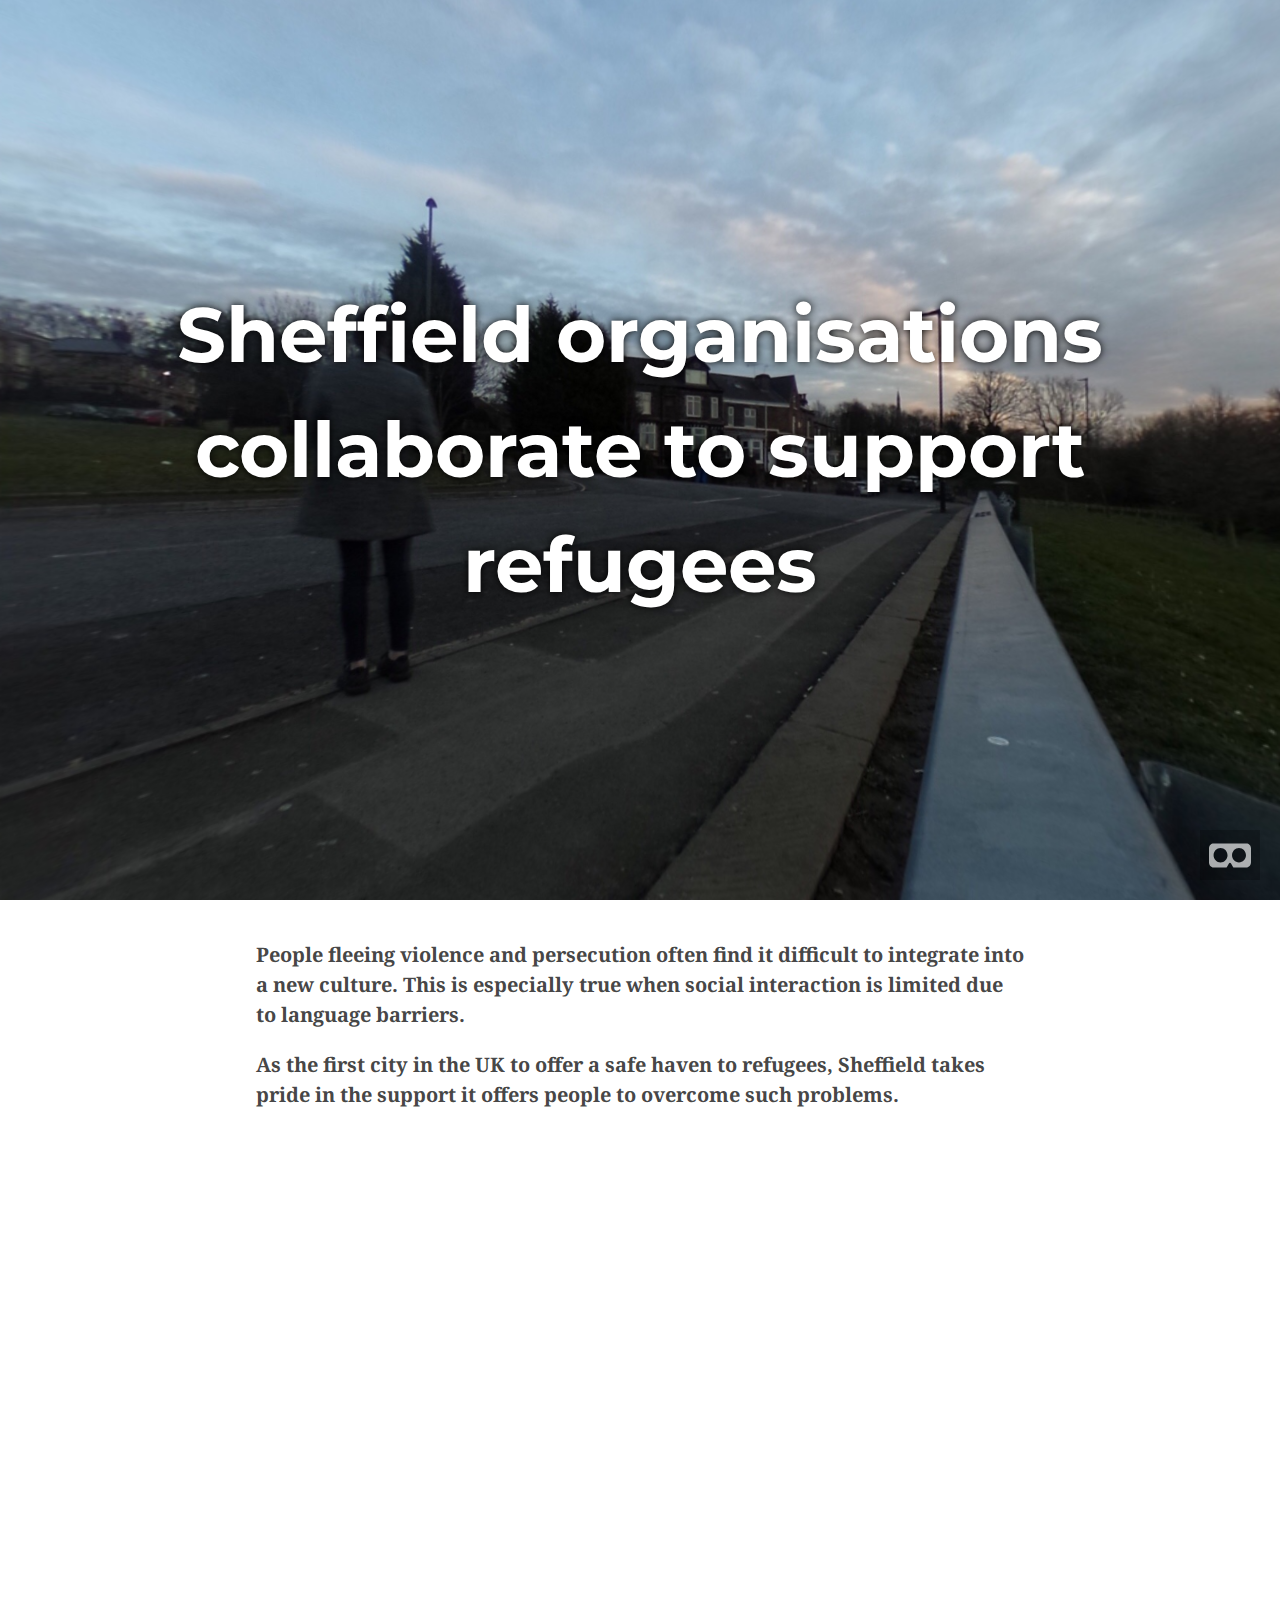
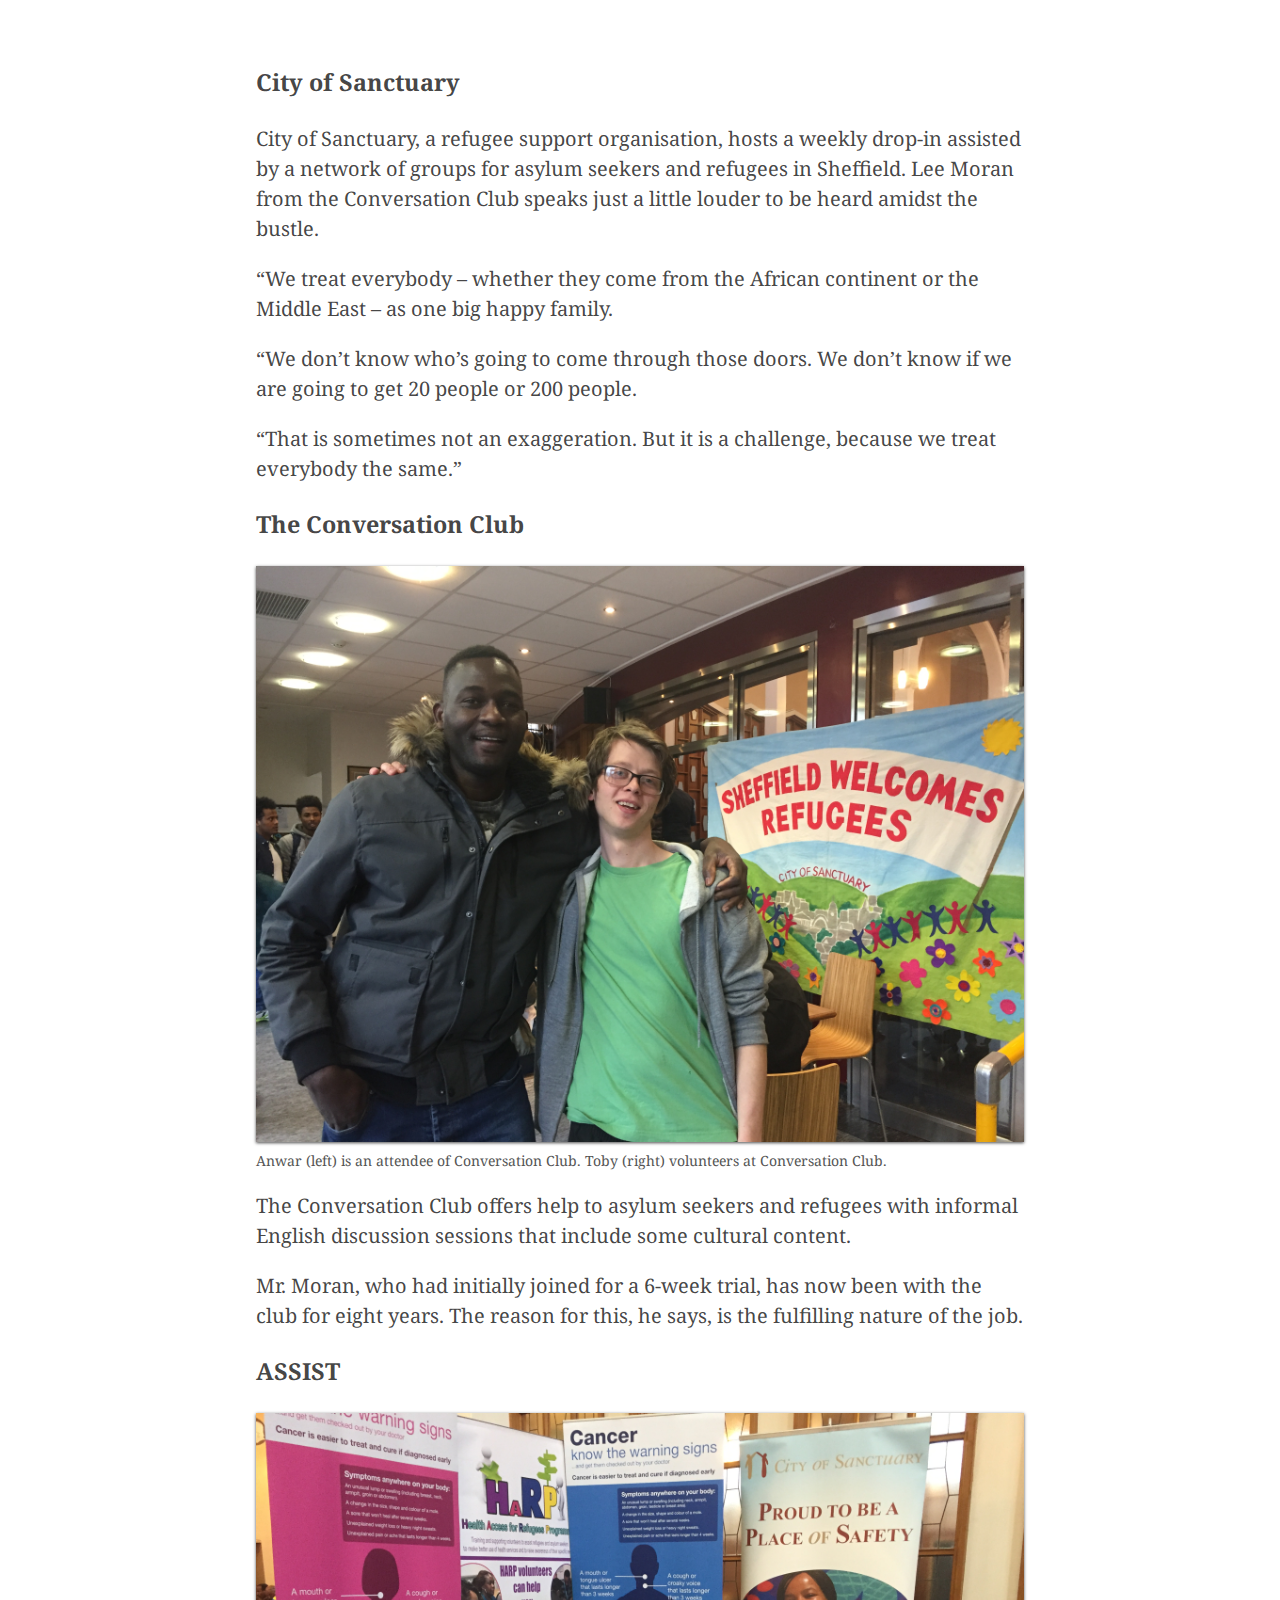
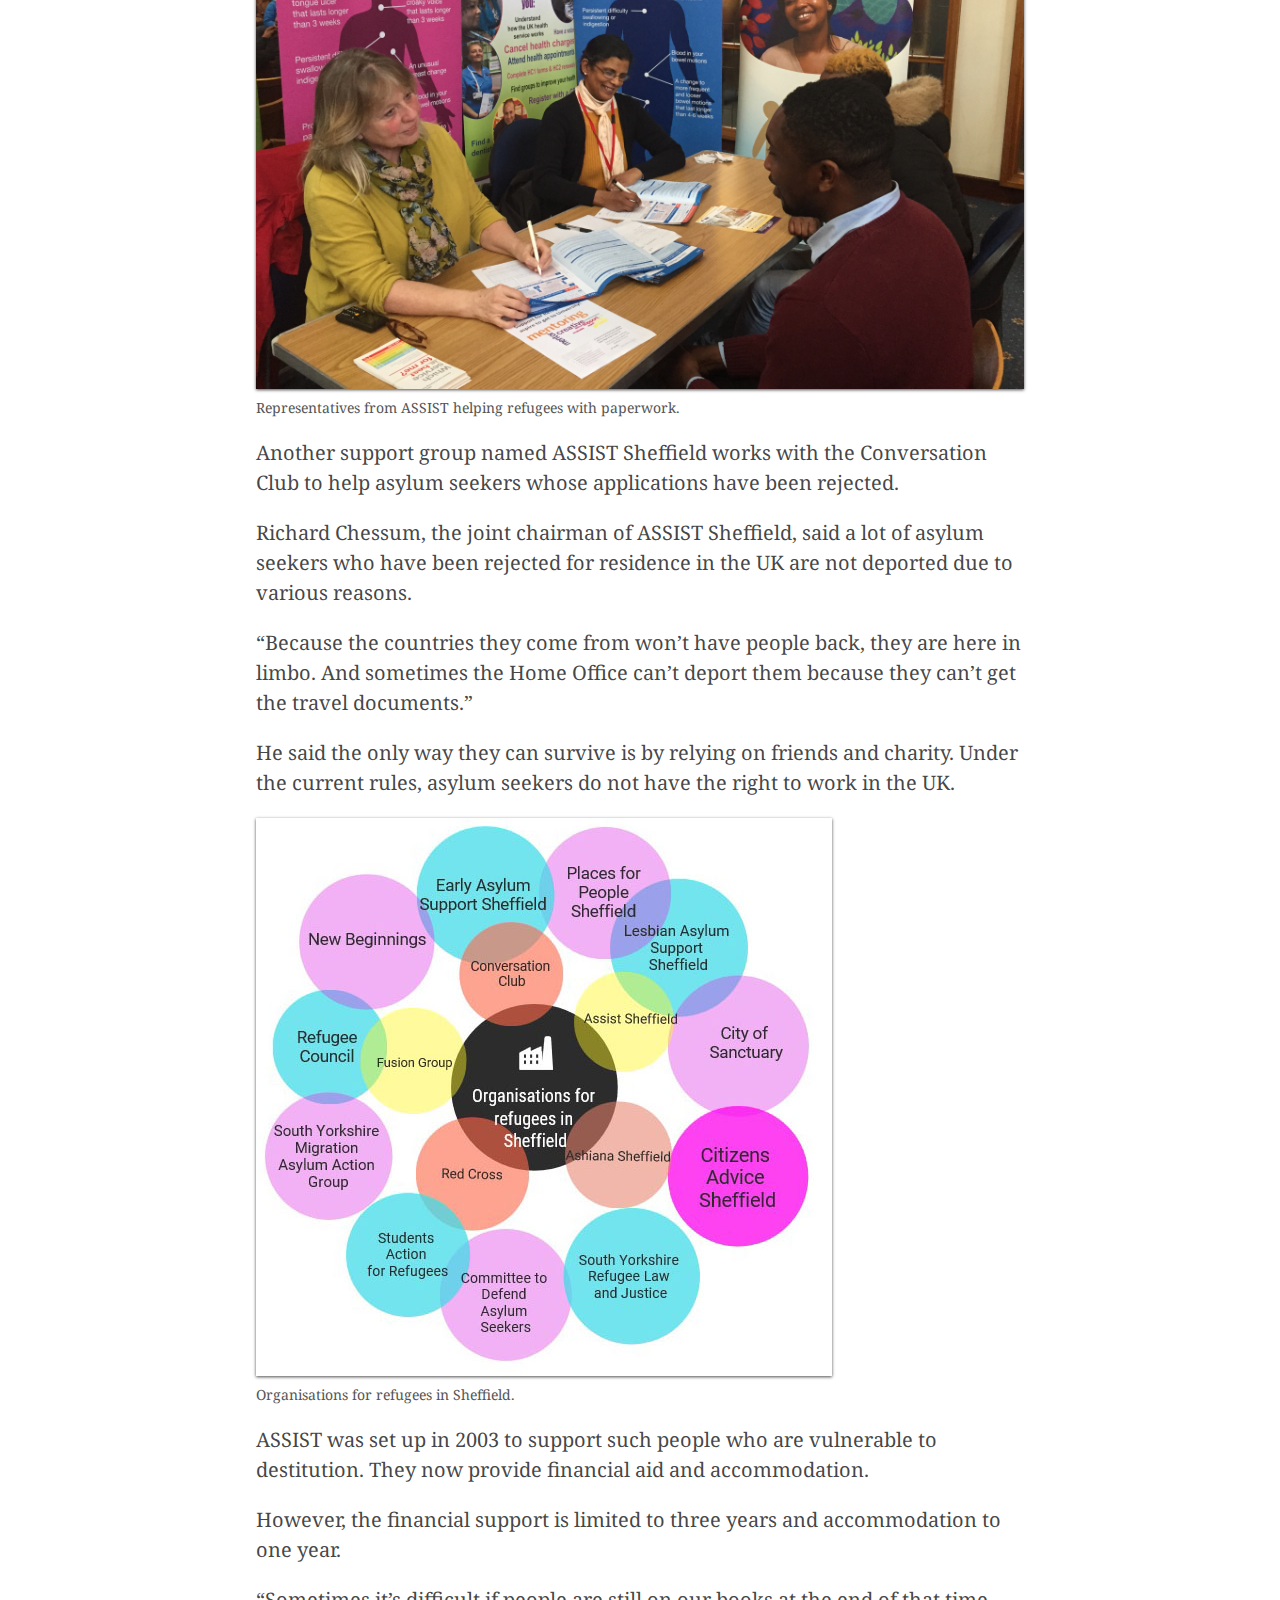
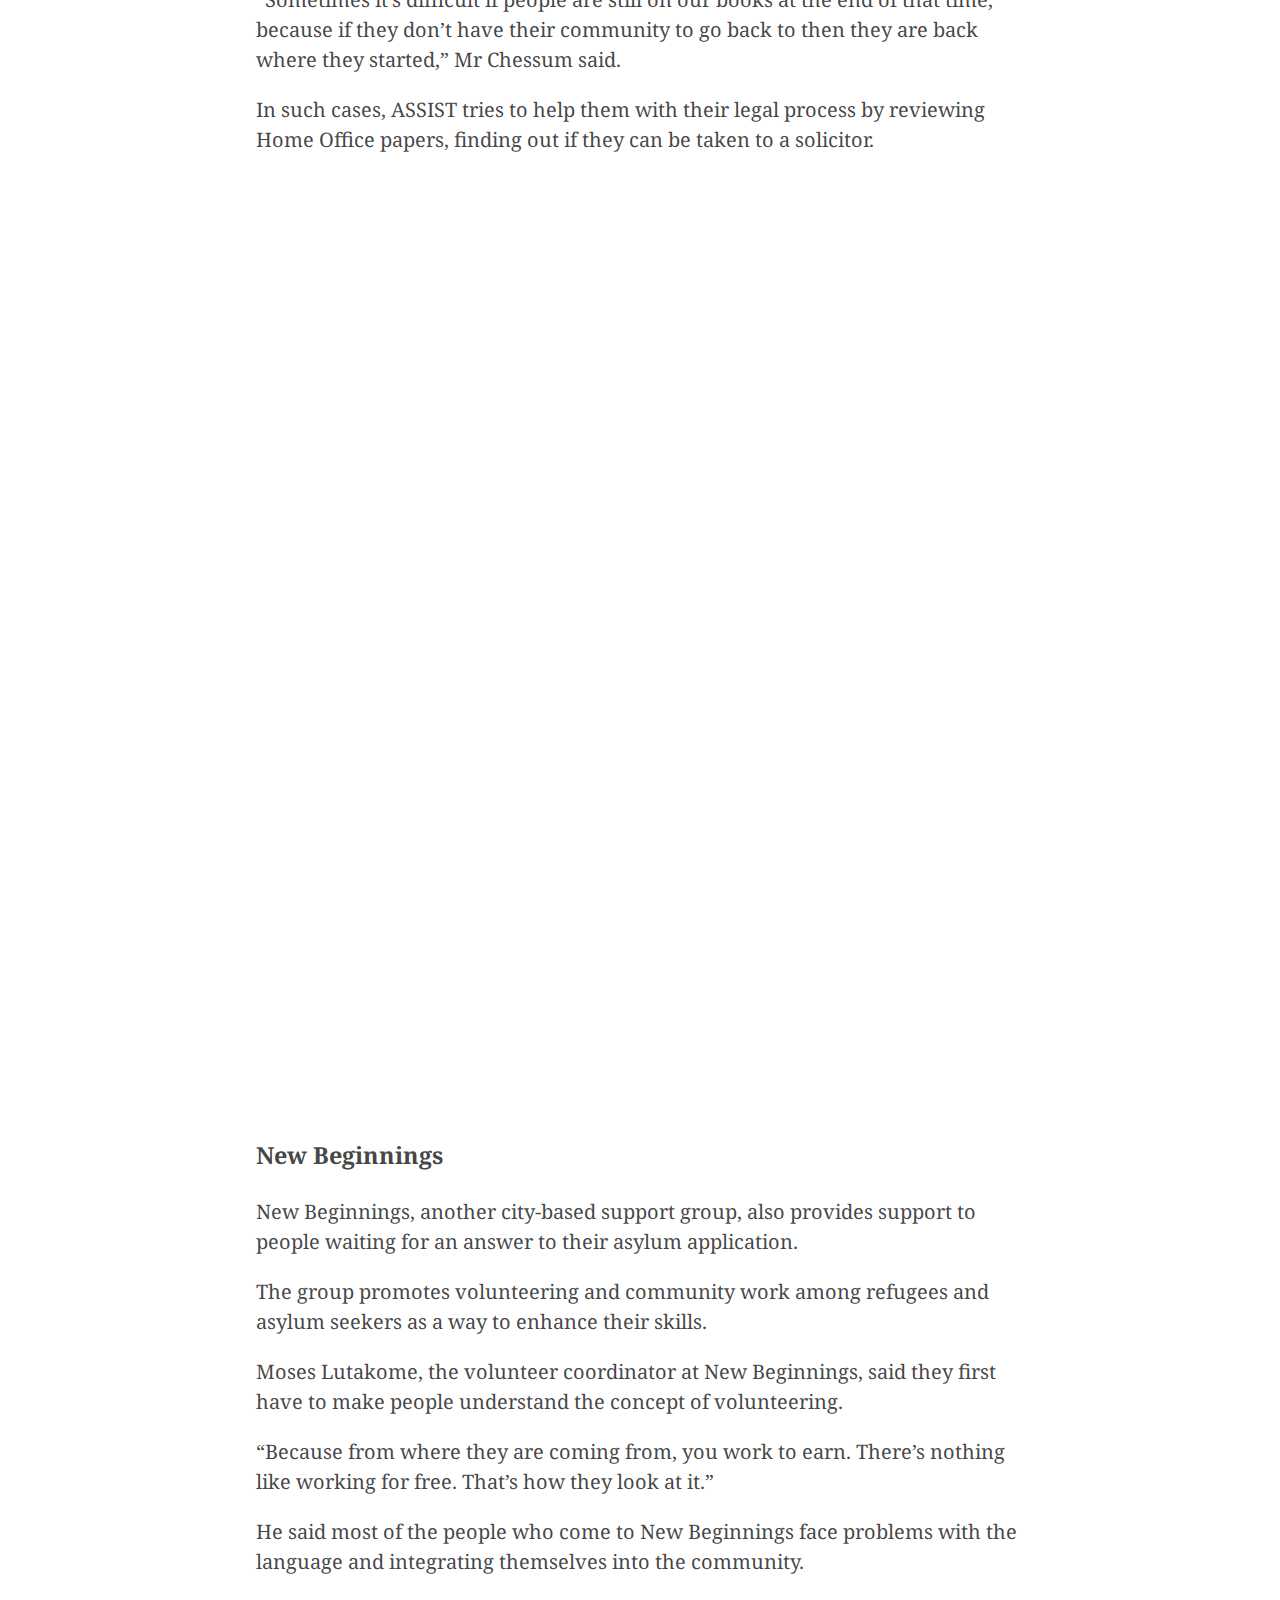
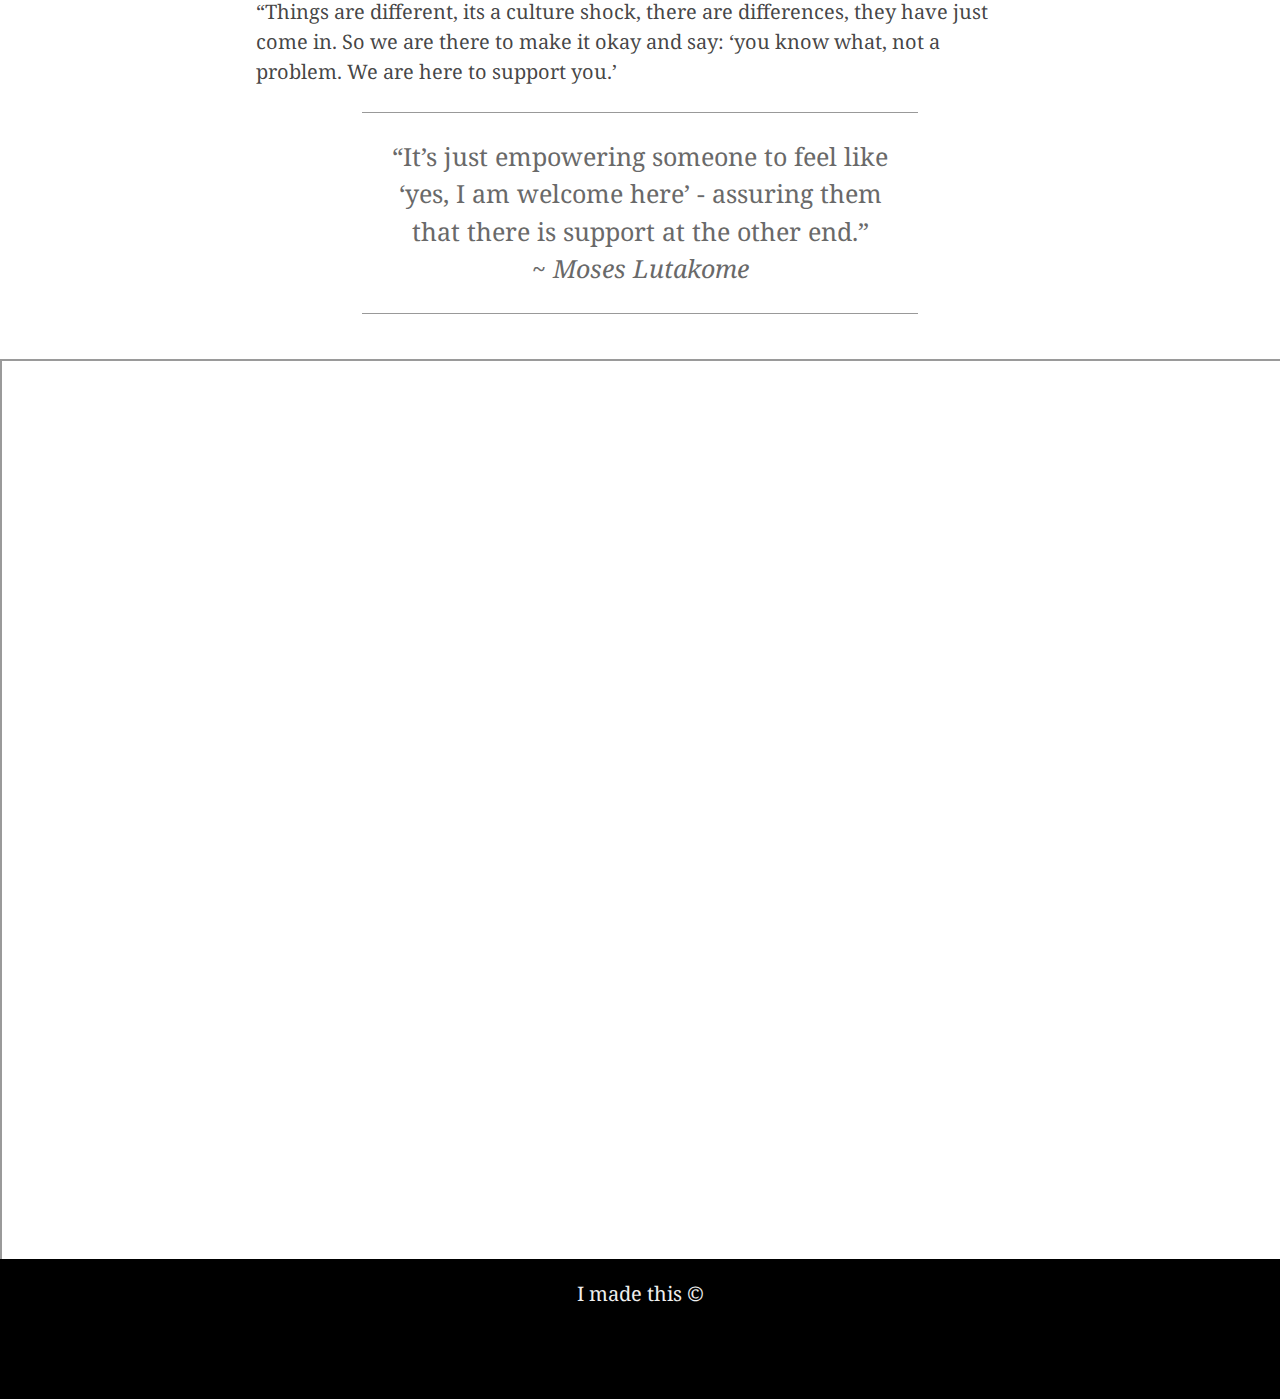
<file: index.html>
<!DOCTYPE html>
<html>

<head>
    <meta charset="UTF-8">
    <title>A longform template</title>

    <!--  Slick carousel -->
    <link rel="stylesheet" href="js/slick/slick.css">
    <link rel="stylesheet" href="js/slick/slick-theme.css">

    <!-- Include js plugin -->
    <link rel="stylesheet" href="css/normalize.css">
    <link rel="stylesheet" href="style.css">
    <link rel="stylesheet" href="css/mobile.css">
    <link rel='stylesheet prefetch' href='css/animate.css'>
    <meta name="viewport" content="width=device-width, initial-scale=1">
</head>

<body>
    <article>



        </section>
        <section class="embed_bg">

<style>.embed-container { position: relative; padding-bottom: 56.25%; height: 0; overflow: hidden; max-width: 100%; } .embed-container iframe, .embed-container object, .embed-container embed { position: absolute; top: 0; left: 0; width: 100%; height: 100%; }</style><div class='embed-container'><iframe src='https://fcdunne.github.io/groupwork/vr1.html' style='border:0'></iframe></div>
<header>
  <h1>Sheffield organisations collaborate to support refugees</h1>
</header>
</section>
  <section class="content">

<b>  <p>People fleeing violence and persecution often find it difficult to integrate into a new culture. This is especially true when social interaction is limited due to language barriers. </p>
  <p>As the first city in the UK to offer a safe haven to refugees, Sheffield takes pride in the support it offers people to overcome such problems. </p> </b>

</section>

<section class="content">
<style>.embed-container { position: relative; padding-bottom: 56.25%; height: 0; overflow: hidden; max-width: 100%; } .embed-container iframe, .embed-container object, .embed-container embed { position: absolute; top: 0; left: 0; width: 100%; height: 100%; }</style><div class='embed-container'><iframe src='https://www.youtube.com/embed/oQ5OIYq8sf0' frameborder='0' allowfullscreen></iframe></div>
</section>
        <section class="content">

            <h3> City of Sanctuary</h3>


            <p>City of Sanctuary, a refugee support organisation, hosts a weekly drop-in assisted by a network of  groups for asylum seekers and refugees in Sheffield. Lee Moran from the Conversation Club speaks just a little louder to be heard amidst the bustle. </p>
<p>“We treat everybody – whether they come from the African continent or the Middle East – as one big happy family.</p>
<p>“We don’t know who’s going to come through those doors.  We don’t know if we are going to get 20 people or 200 people. </p>
<p>“That is sometimes not an exaggeration. But it is a challenge, because we treat everybody the same.”</p>


            <h3>The Conversation Club</h3>
            <figure>
                <img src="images/anwar.jpg" alt=""/>
                <figcaption>Anwar (left) is an attendee of Conversation Club.
                  Toby (right) volunteers at Conversation Club.</figcaption>
            </figure>
<p>The Conversation Club offers help to asylum seekers and refugees with informal English discussion sessions that include some cultural content. </p>
<p>Mr. Moran, who had initially joined for a 6-week trial, has now been with the club for eight years. The reason for this, he says, is the fulfilling nature of the job.</p>
<h3>ASSIST</H3>

            <figure>
                <img src="images/desk.jpg" alt="" />
                <figcaption>Representatives from ASSIST helping refugees with paperwork.</figcaption>
            </figure>
<p>Another support group named ASSIST Sheffield works with the Conversation Club to help asylum seekers whose applications have been rejected.</p>
<p>Richard Chessum, the joint chairman of ASSIST Sheffield, said a lot of asylum seekers who have been rejected for residence in the UK are not deported due to various reasons.</p>
<p>“Because the countries they come from won’t have people back, they are here in limbo. And sometimes the Home Office can’t deport them because they can’t get the travel documents.”</p>
<p>He said the only way they can survive is by relying on friends and charity. Under the current rules, asylum seekers do not have the right to work in the UK. </p>

<figure>
    <img src="images/orgs.jpg" alt=""/>
    <figcaption>Organisations for refugees in Sheffield.</figcaption>
</figure>
<p>ASSIST was set up in 2003 to support such people who are vulnerable to destitution. They now provide financial aid and accommodation.</p>
<p>However, the financial support is limited to three years and accommodation to one year.</p>
<p>“Sometimes it’s difficult if people are still on our books at the end of that time, because if they don’t have their community to go back to then they are back where they started,” Mr Chessum said. </p>
<p>In such cases, ASSIST tries to help them with their legal process by reviewing Home Office papers, finding out if they can be taken to a solicitor.</p>



        </section>

        <section class=" paris image_bg">
            <header>


            </header>

        </section>







        <section class="content">

          <h3>New Beginnings</h3>

          <p>New Beginnings, another city-based support group, also provides support to people waiting for an answer to their asylum application.</p>
          <p>The group promotes volunteering and community work among refugees and asylum seekers as a way to enhance their skills.</p>
          <p>Moses Lutakome, the volunteer coordinator at New Beginnings, said they first have to make people understand the concept of volunteering.</p>
          <p>“Because from where they are coming from, you work to earn. There’s nothing like working for free. That’s how they look at it.”</p>
          <p>He said most of the people who come to New Beginnings face problems with the language and integrating themselves into the community.</p>
<p>“Things are different, its a culture shock, there are differences, they have just come in. So we are there to make it okay and say: ‘you know what, not a problem. We are here to support you.’</p>


<blockquote class="bq_two">
  “It’s just empowering someone to feel like ‘yes, I am welcome here’ - assuring them that there is support at the other end.” <br> ~ <em>Moses Lutakome</em>
</blockquote>
        </section>




<!-- end of parallax section -->



<section class="embed_bg">
  <style>.embed-container { position: relative; padding-bottom: 56.25%; height: 0; overflow: hidden; max-width: 100%; } .embed-container iframe, .embed-container object, .embed-container embed { position: absolute; top: 0; left: 0; width: 100%; height: 100%; }</style><div class="embed-container"><iframe src="https://www.google.com/maps/d/embed?mid=1HXqNB7FCus-Fu6FiyIKLclCm5DbrU_IG" width="640" height="480"></iframe></div>
  <header>


</header>
</section>












    </article>


    <footer>
        I made this &copy;
    </footer>

    <script src='js/jquery.min.js'></script>
    <script src='js/wow.min.js'></script>
    <script src="js/slick/slick.min.js"></script>
    <script src="js/parallax.min.js"></script>
    <script src="js/jquery.vide.min.js"></script>

    <script src="js/index.js"></script>

</body>
</html>
</file>
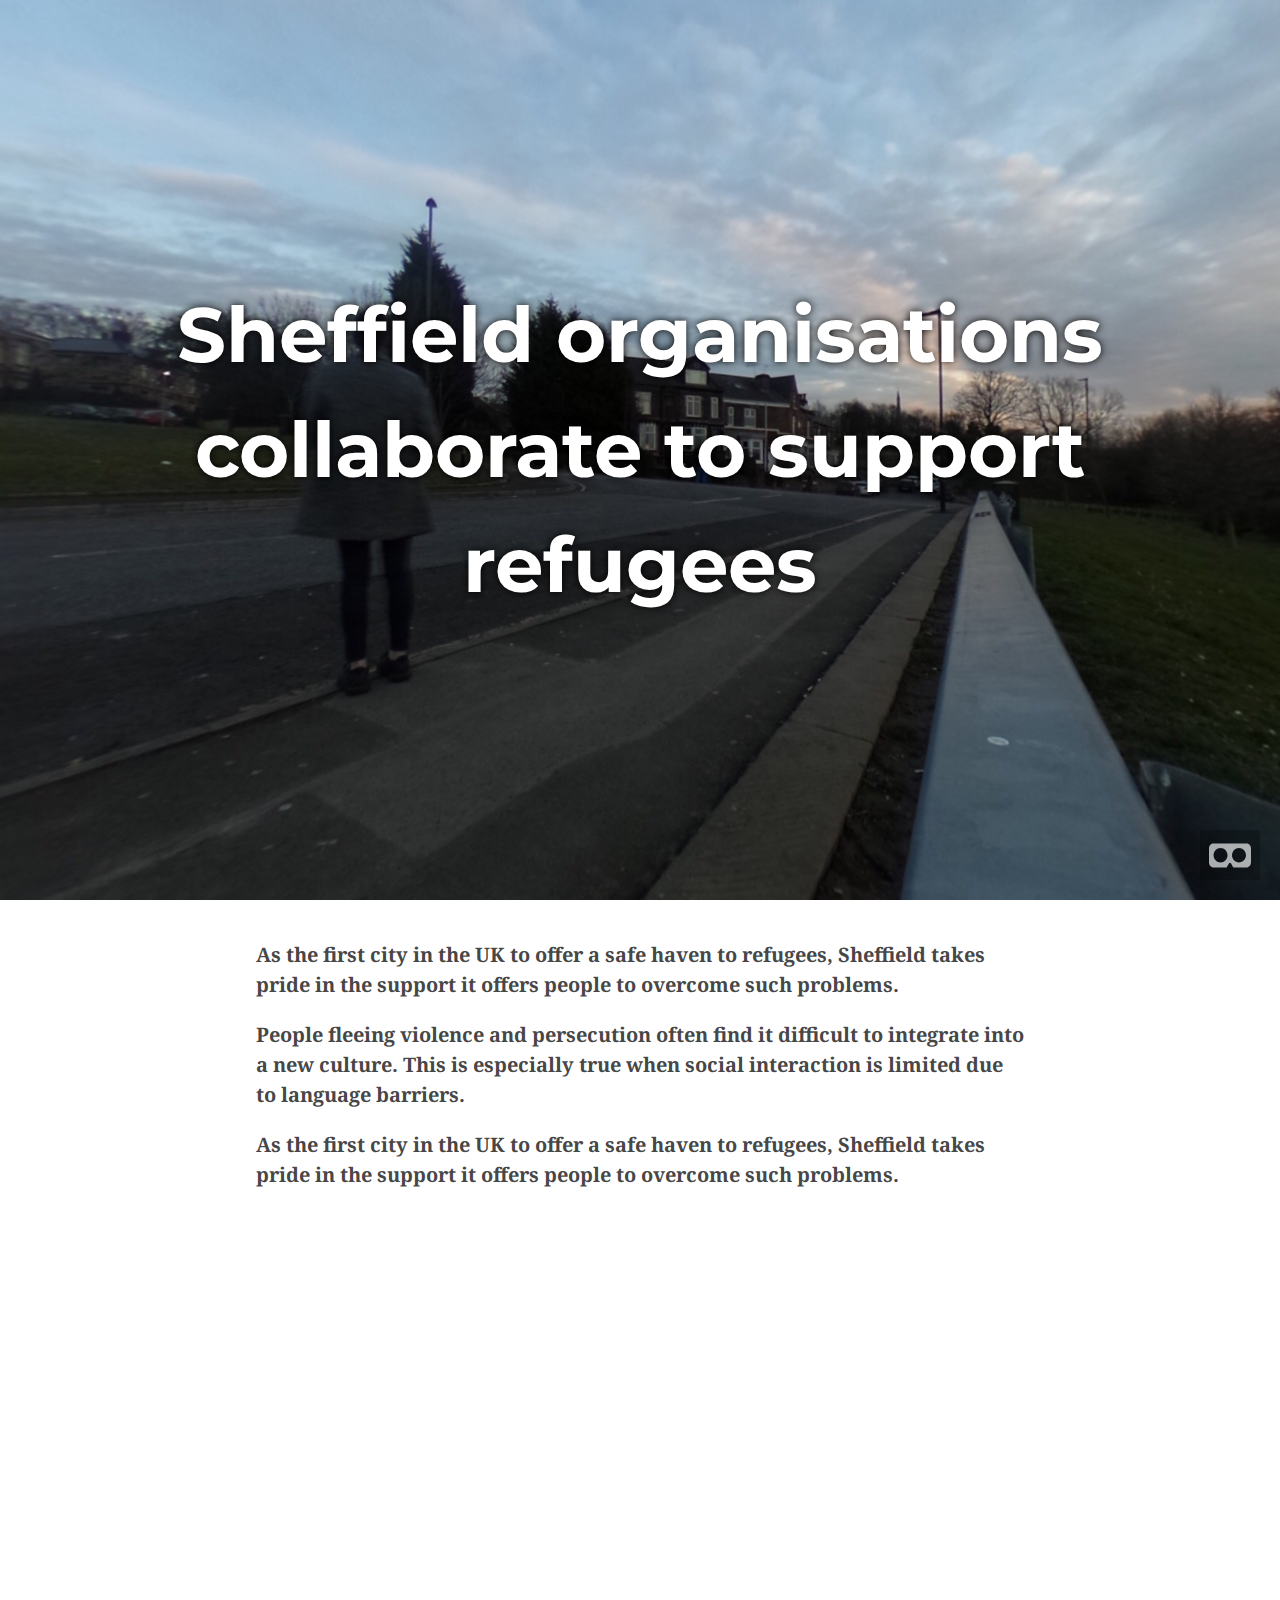
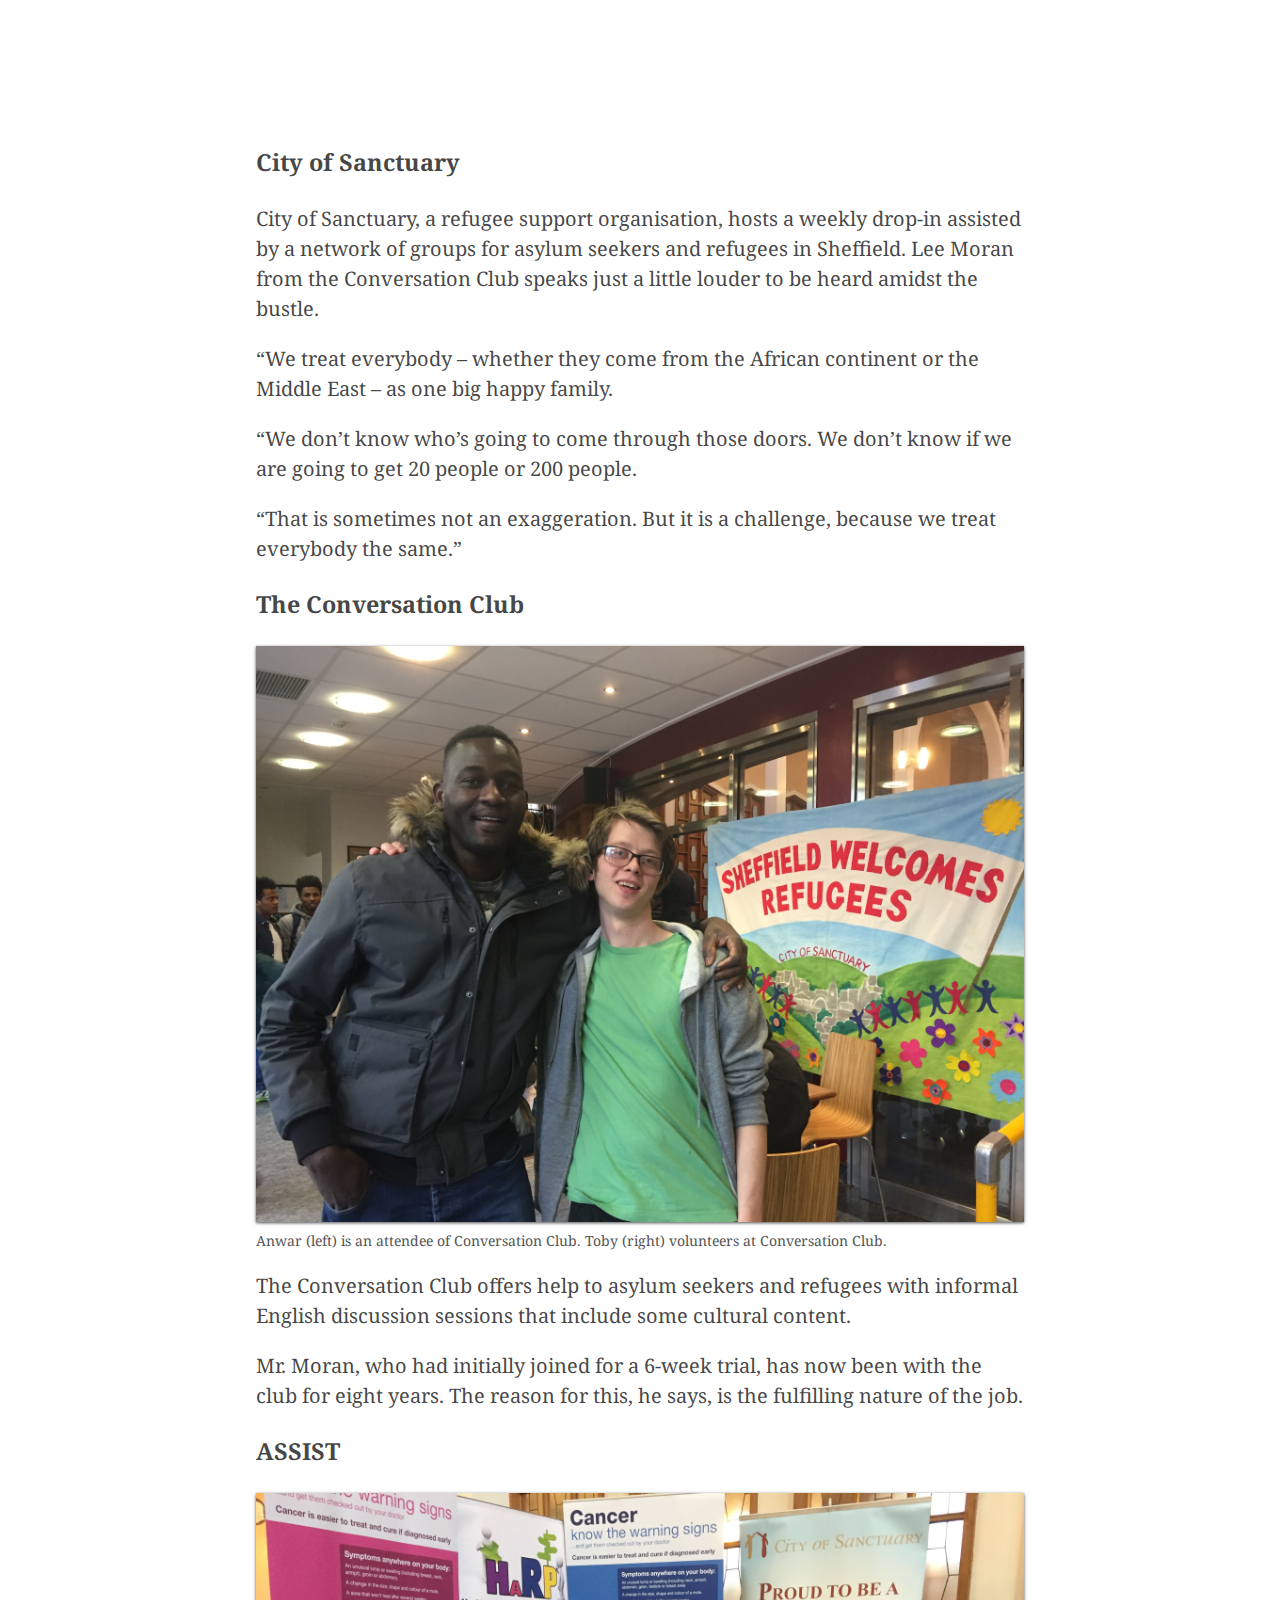
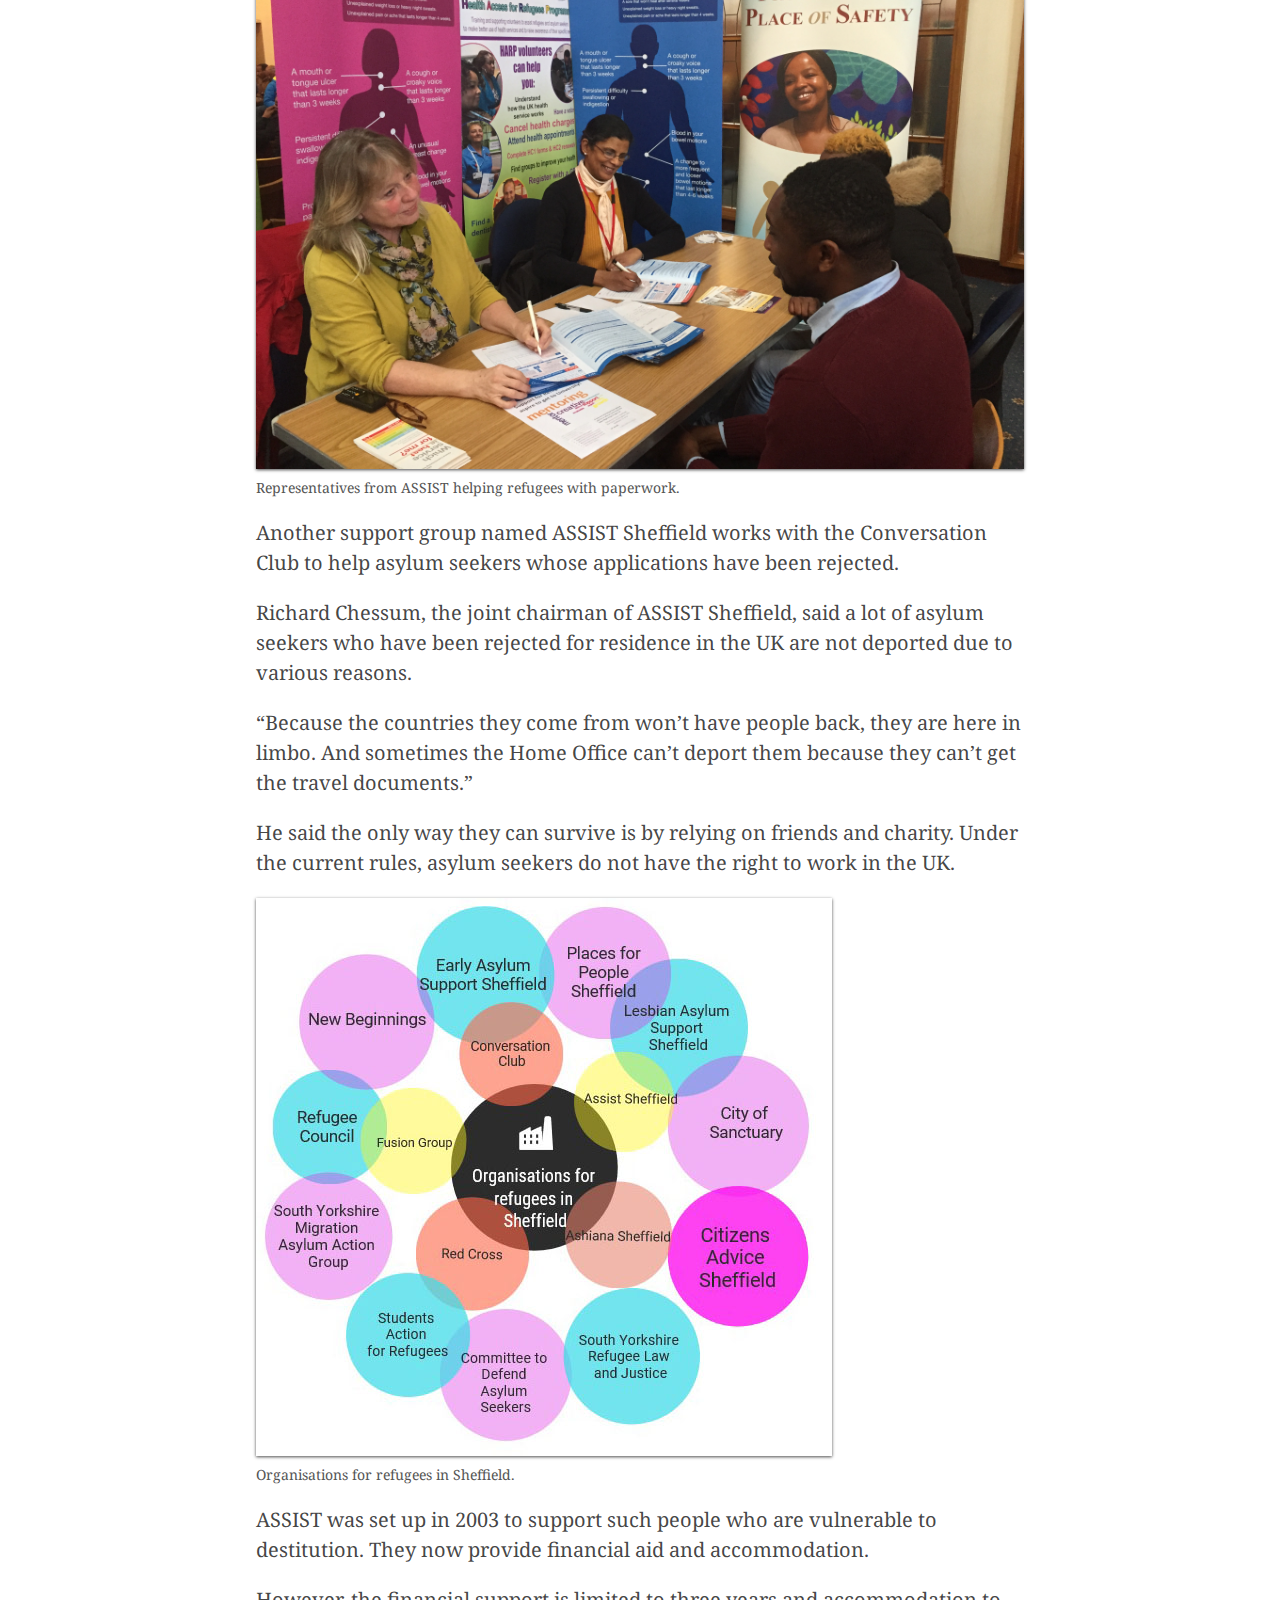
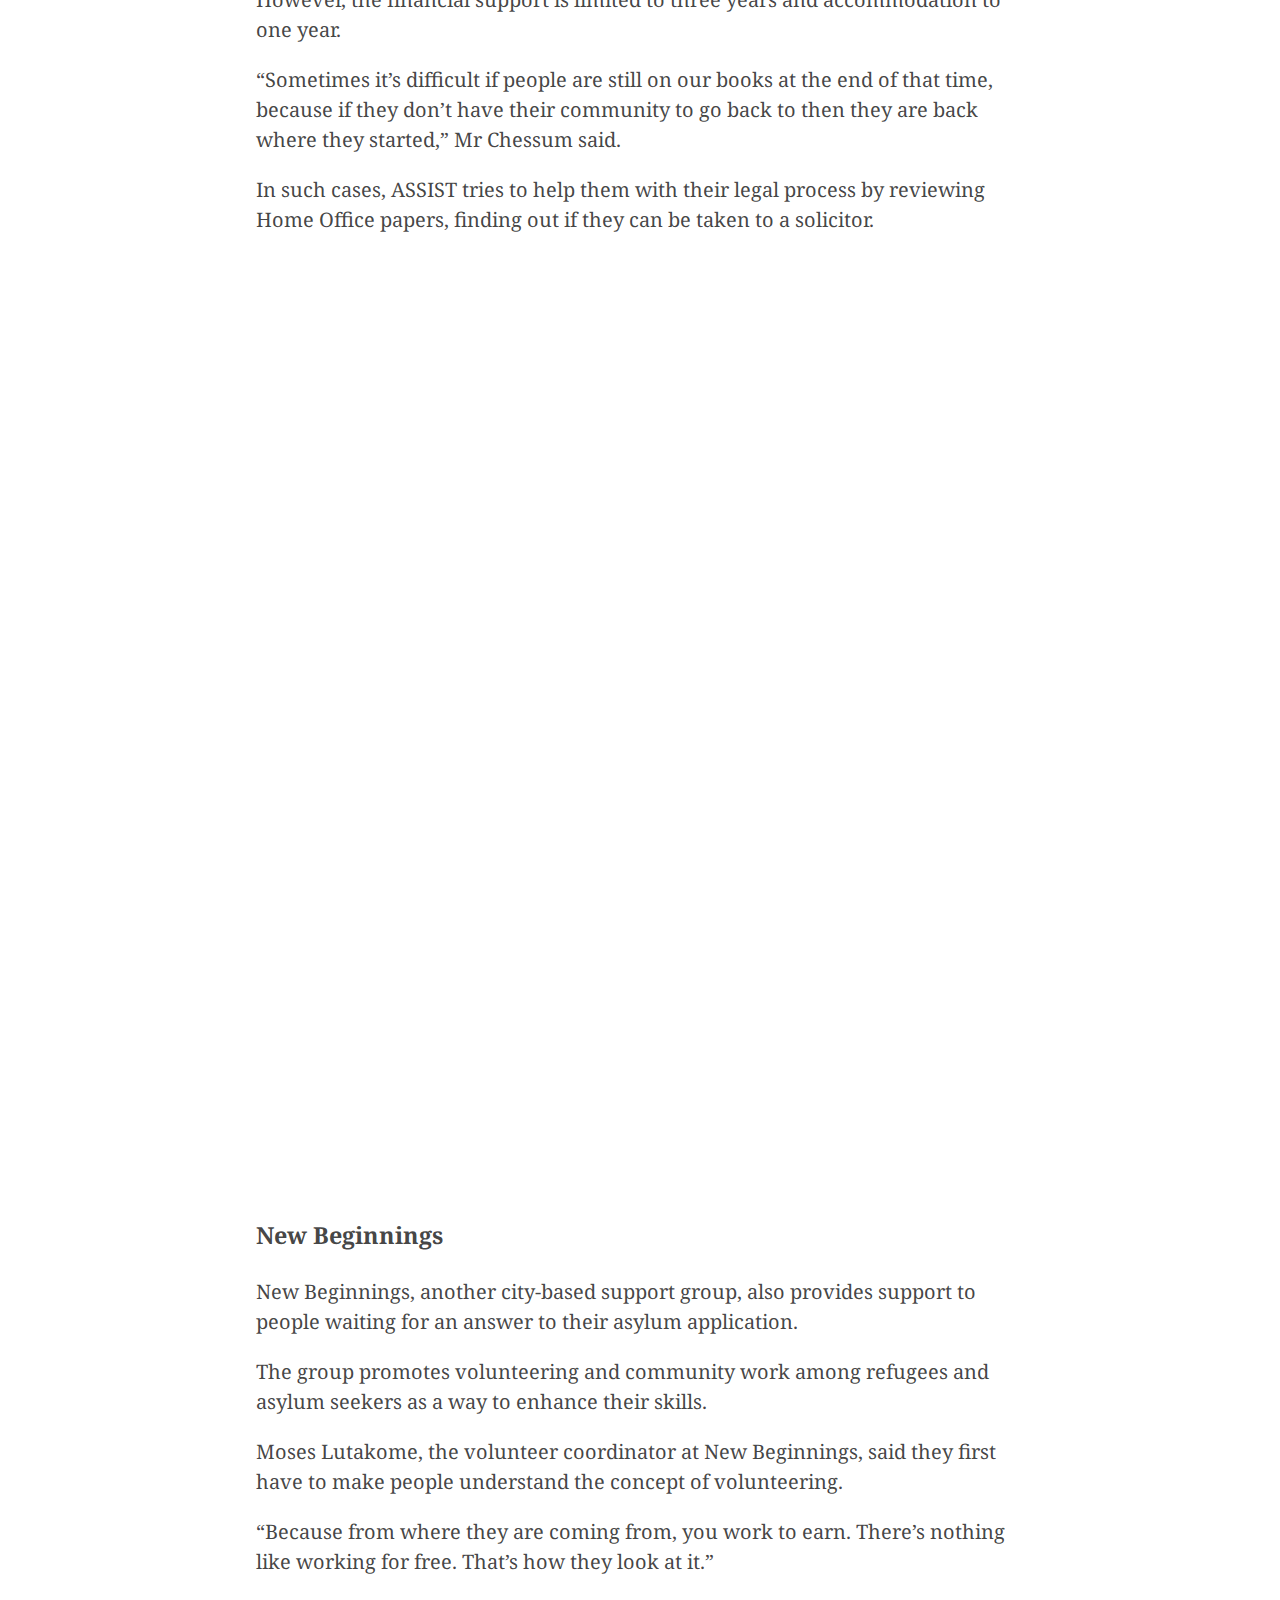
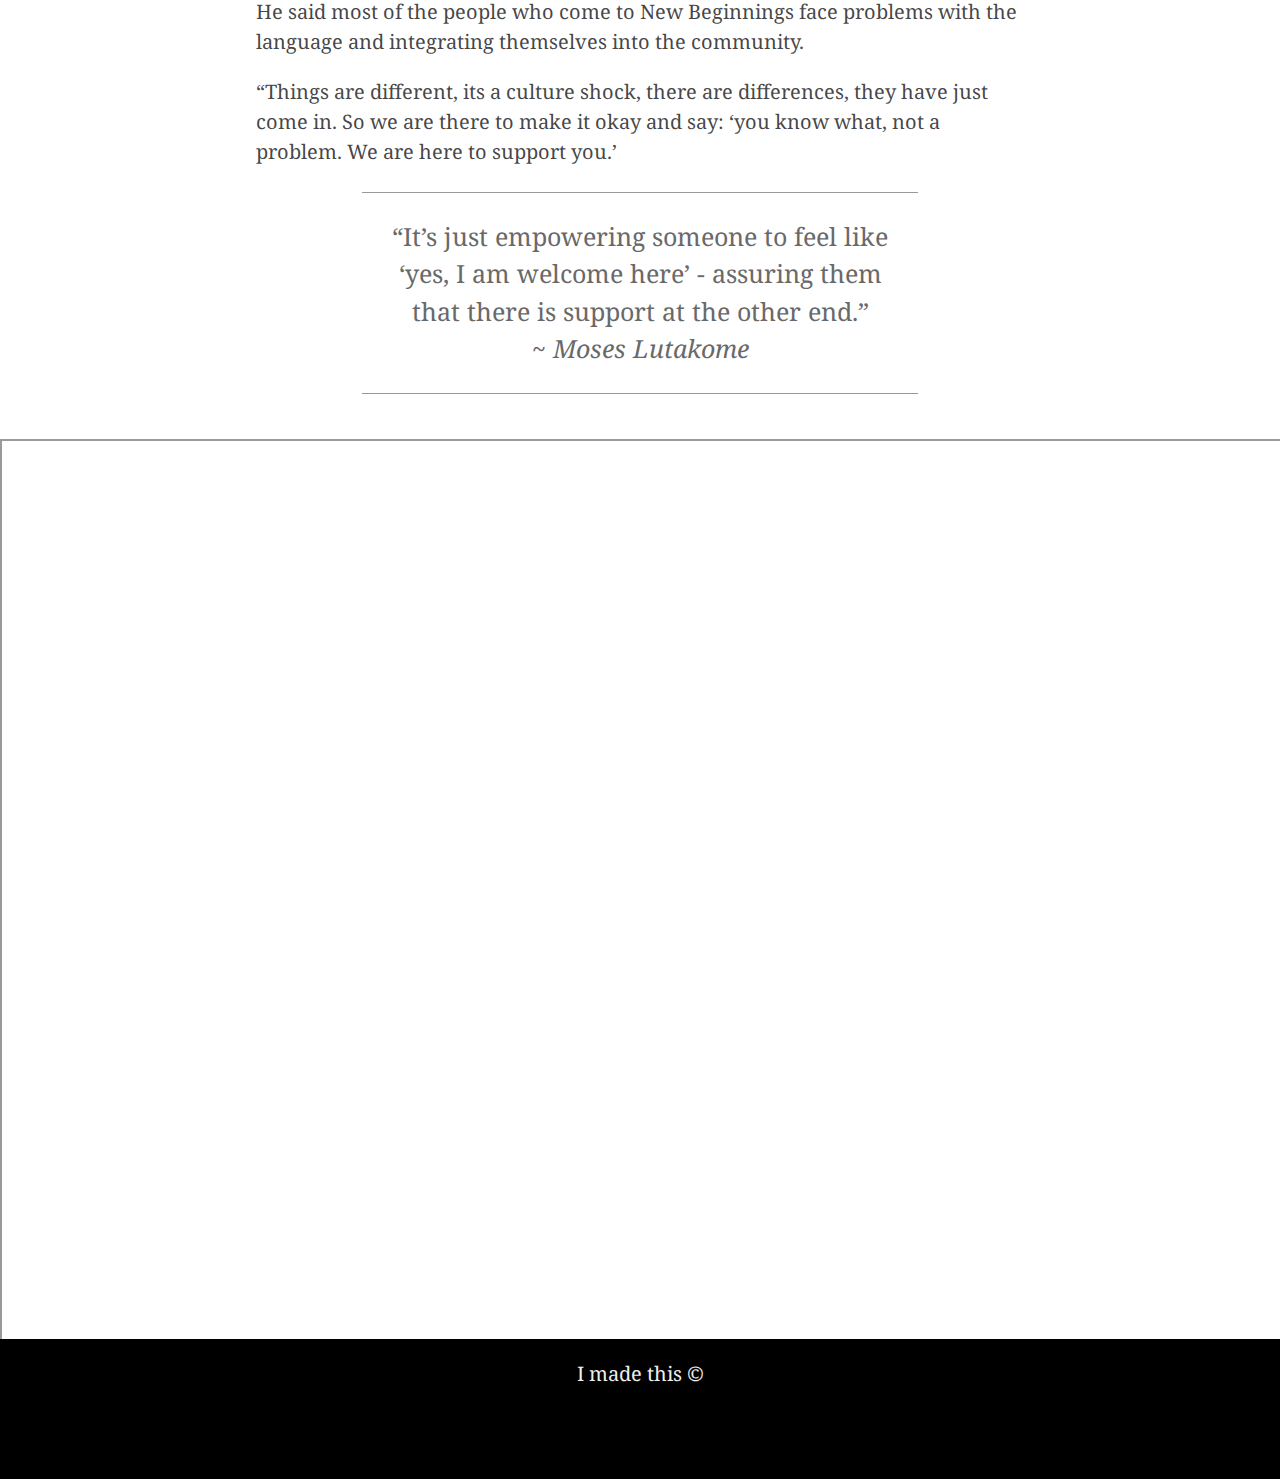
<file: examples.html>
<!DOCTYPE html>
<html>

<head>
    <meta charset="UTF-8">
    <title>A longform template</title>

    <!--  Slick carousel -->
    <link rel="stylesheet" href="js/slick/slick.css">
    <link rel="stylesheet" href="js/slick/slick-theme.css">

    <!-- Include js plugin -->
    <link rel="stylesheet" href="css/normalize.css">
    <link rel="stylesheet" href="style.css">
    <link rel="stylesheet" href="css/mobile.css">
    <link rel='stylesheet prefetch' href='css/animate.css'>
    <meta name="viewport" content="width=device-width, initial-scale=1">
</head>

<body>
    <article>



        </section>
        <section class="embed_bg">

<style>.embed-container { position: relative; padding-bottom: 56.25%; height: 0; overflow: hidden; max-width: 100%; } .embed-container iframe, .embed-container object, .embed-container embed { position: absolute; top: 0; left: 0; width: 100%; height: 100%; }</style><div class='embed-container'><iframe src='https://fcdunne.github.io/groupwork/vr1.html' style='border:0'></iframe></div>
<header>
  <h1>Sheffield organisations collaborate to support refugees</h1>
</header>
</section>
  <section class="content">
<b>  <p>As the first city in the UK to offer a safe haven to refugees, Sheffield takes pride in the support it offers people to overcome such problems. </p>
  <p>People fleeing violence and persecution often find it difficult to integrate into a new culture. This is especially true when social interaction is limited due to language barriers. </p>
  <p>As the first city in the UK to offer a safe haven to refugees, Sheffield takes pride in the support it offers people to overcome such problems. </p> </b>

</section>

<section class="content">
<style>.embed-container { position: relative; padding-bottom: 56.25%; height: 0; overflow: hidden; max-width: 100%; } .embed-container iframe, .embed-container object, .embed-container embed { position: absolute; top: 0; left: 0; width: 100%; height: 100%; }</style><div class='embed-container'><iframe src='https://www.youtube.com/embed/oQ5OIYq8sf0' frameborder='0' allowfullscreen></iframe></div>
</section>
        <section class="content">

            <h3> City of Sanctuary</h3>


            <p>City of Sanctuary, a refugee support organisation, hosts a weekly drop-in assisted by a network of  groups for asylum seekers and refugees in Sheffield. Lee Moran from the Conversation Club speaks just a little louder to be heard amidst the bustle. </p>
<p>“We treat everybody – whether they come from the African continent or the Middle East – as one big happy family.</p>
<p>“We don’t know who’s going to come through those doors.  We don’t know if we are going to get 20 people or 200 people. </p>
<p>“That is sometimes not an exaggeration. But it is a challenge, because we treat everybody the same.”</p>


            <h3>The Conversation Club</h3>
            <figure>
                <img src="images/anwar.jpg" alt=""/>
                <figcaption>Anwar (left) is an attendee of Conversation Club.
                  Toby (right) volunteers at Conversation Club.</figcaption>
            </figure>
<p>The Conversation Club offers help to asylum seekers and refugees with informal English discussion sessions that include some cultural content. </p>
<p>Mr. Moran, who had initially joined for a 6-week trial, has now been with the club for eight years. The reason for this, he says, is the fulfilling nature of the job.</p>
<h3>ASSIST</H3>

            <figure>
                <img src="images/desk.jpg" alt="" />
                <figcaption>Representatives from ASSIST helping refugees with paperwork.</figcaption>
            </figure>
<p>Another support group named ASSIST Sheffield works with the Conversation Club to help asylum seekers whose applications have been rejected.</p>
<p>Richard Chessum, the joint chairman of ASSIST Sheffield, said a lot of asylum seekers who have been rejected for residence in the UK are not deported due to various reasons.</p>
<p>“Because the countries they come from won’t have people back, they are here in limbo. And sometimes the Home Office can’t deport them because they can’t get the travel documents.”</p>
<p>He said the only way they can survive is by relying on friends and charity. Under the current rules, asylum seekers do not have the right to work in the UK. </p>

<figure>
    <img src="images/orgs.jpg" alt=""/>
    <figcaption>Organisations for refugees in Sheffield.</figcaption>
</figure>
<p>ASSIST was set up in 2003 to support such people who are vulnerable to destitution. They now provide financial aid and accommodation.</p>
<p>However, the financial support is limited to three years and accommodation to one year.</p>
<p>“Sometimes it’s difficult if people are still on our books at the end of that time, because if they don’t have their community to go back to then they are back where they started,” Mr Chessum said. </p>
<p>In such cases, ASSIST tries to help them with their legal process by reviewing Home Office papers, finding out if they can be taken to a solicitor.</p>



        </section>

        <section class=" paris image_bg">
            <header>


            </header>

        </section>







        <section class="content">

          <h3>New Beginnings</h3>

          <p>New Beginnings, another city-based support group, also provides support to people waiting for an answer to their asylum application.</p>
          <p>The group promotes volunteering and community work among refugees and asylum seekers as a way to enhance their skills.</p>
          <p>Moses Lutakome, the volunteer coordinator at New Beginnings, said they first have to make people understand the concept of volunteering.</p>
          <p>“Because from where they are coming from, you work to earn. There’s nothing like working for free. That’s how they look at it.”</p>
          <p>He said most of the people who come to New Beginnings face problems with the language and integrating themselves into the community.</p>
<p>“Things are different, its a culture shock, there are differences, they have just come in. So we are there to make it okay and say: ‘you know what, not a problem. We are here to support you.’</p>


<blockquote class="bq_two">
  “It’s just empowering someone to feel like ‘yes, I am welcome here’ - assuring them that there is support at the other end.” <br> ~ <em>Moses Lutakome</em>
</blockquote>
        </section>




<!-- end of parallax section -->



<section class="embed_bg">
  <style>.embed-container { position: relative; padding-bottom: 56.25%; height: 0; overflow: hidden; max-width: 100%; } .embed-container iframe, .embed-container object, .embed-container embed { position: absolute; top: 0; left: 0; width: 100%; height: 100%; }</style><div class="embed-container"><iframe src="https://www.google.com/maps/d/embed?mid=1HXqNB7FCus-Fu6FiyIKLclCm5DbrU_IG" width="640" height="480"></iframe></div>
  <header>


</header>
</section>












    </article>


    <footer>
        I made this &copy;
    </footer>

    <script src='js/jquery.min.js'></script>
    <script src='js/wow.min.js'></script>
    <script src="js/slick/slick.min.js"></script>
    <script src="js/parallax.min.js"></script>
    <script src="js/jquery.vide.min.js"></script>

    <script src="js/index.js"></script>

</body>
</html>
</file>
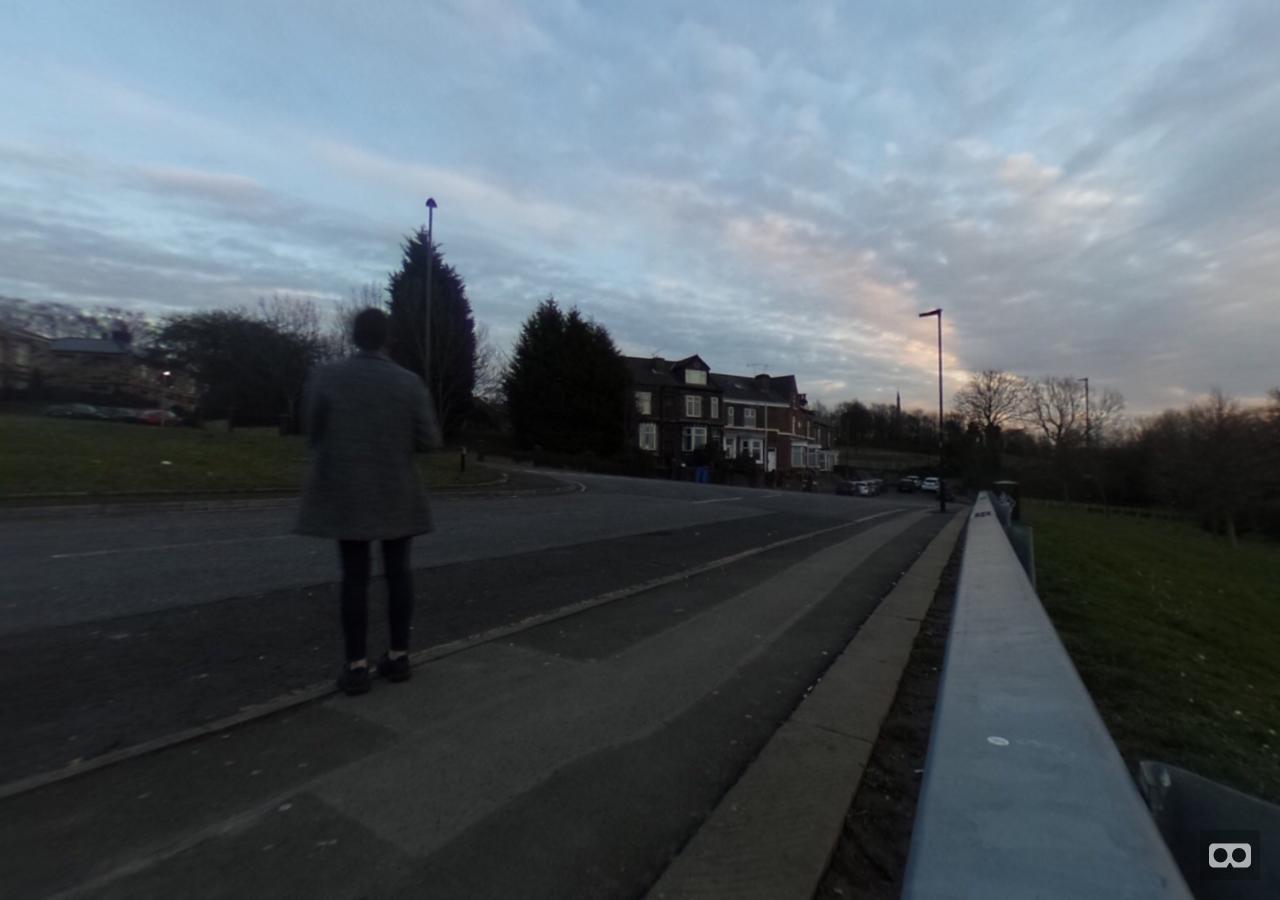
<file: vr1.html>
<!DOCTYPE html>
<html>
  <head>
    <meta charset="utf-8">
    <title>Hello, World! • A-Frame</title>
    <meta name="description" content="Hello, World! • A-Frame">
    <script src="aframe/aframe.js"></script>

  </head>
  <body>
    <div style="width: 400px;">

      <a-scene>
        <a-sky src="images/pano.JPG" rotation="0 -130 0"></a-sky>
      </a-scene>

    </div>
  </body>
</html>
</file>
<file: style.css>
/* Import Google Web fonts */

@import url(https://fonts.googleapis.com/css?family=Montserrat:400,700);
@import url(https://fonts.googleapis.com/css?family=Noto+Serif:400,700,400italic,700italic);


/* Set the page defaults e.g. background and default typography */

body {
  background: #fff;
  font-family: 'Noto Serif', serif;
  margin: 0;
  font-size: 20px;
  line-height: 1.5;
  color: rgba(0, 0, 0, 0.74);
}

/* a few tweaks here and there */

h2 {
  margin: 0;
}

img {
  max-width: 100%;
}

/* Set the default style of the figure element */

figure {
  margin: 0;
}

figure img {
  box-shadow: 0px 1px 3px rgba(0, 0, 0, 0.7);
}

figcaption {
  font-size: 14px;
  color: #555;
}

/* Default style of the blockquote element
    Tweak this or add your won by using class names */

blockquote {
  width: 66%;
  margin: 1em auto;
  background: #ddd;
  padding: 1em;
  font-size: 1.25em;
  text-align: center;
  color: #696969;
  border-bottom: 1px solid #999;
  border-top: 1px solid #999;
}

/* This controls the content sections.
    The width of the column is set by "padding" rather than the "width" style
    e.g. 20% = 60% width. */

.content {
  margin: 0 auto;
  padding: 1em 20%;
  box-sizing: border-box;
}

/* The footer's style */

footer {
  height: 100px;
  background: #000;
  color: #eee;
  text-align: center;
  padding: 1em;
}

/* Styling the full-page background headers */

.image_bg {
  /* this sets the height of each
  full width image section to that of the viewport.*/
  height: 100vh;
  display: flex;
  justify-content: center;
  align-items: center;
  background-position: center !important;
}


/* the text inside the headers */

header {
  font-family: 'Montserrat', sans-serif;
  color: #fff;
  font-weight: 700;
  text-shadow: 0 0 9px #000000;
  width: 75%;
  text-align: center;
}

header h1 {
  margin: 0;
  font-size: 6vw;
}

header a {
  color: white;
}



/* Styles for header sections to apply background images or colour. */

.pier {
  background: url(images/pano.JPG);
  background-size: cover;
  background-attachment: fixed;
}

.paris {
  background: url(images/sheffref.jpg);
  background-size: cover;
  background-attachment: fixed;
}

.my_green {
  /* this sets the background colour of the coloured header. */
  background: #0a0909;
}

/* These are the background images defined in example.html */

.paris_scroll {
  background: url(images/Paris2013.jpg);
  background-size: cover;
  background-attachment: scroll;
  /*This line makes it scroll, not fixed */
}

.man {
  background: url(images/man-2785071_1920.jpg);
  background-size: cover;
  background-attachment: fixed;
  width: 100% !important;
}

.man_halftone {
  background: url(images/man-halftone.jpg);
  background-size: cover;
  background-attachment: fixed;
  width: 100% !important;
}

.oldpaper {
  /* This style is applied to a content section
  rather than a header section */
  background: url(images/old-paper.jpg) no-repeat;
  background-size: cover;
  background-attachment: fixed;
}


.beer {
  background: url(images/beer.jpg);
  background-size: cover;
  background-attachment: fixed;
  width: 100% !important;
}

/* Example stuff - The CSS for the additional examples in example.html */

.profile img { /* styles the profile images in the first header section*/

  width: 90px;
  border-radius: 50%;
  vertical-align: middle;
  margin: 1em;
  box-shadow: 0 2px 2px 0 rgba(0, 0, 0, 0.16), 0 0 0 1px rgba(0, 0, 0, 0.08);
}

.profile {
  text-align: center;
  font-weight: normal;
}

/* Styling the alternative figure example */

.overlay_fig {
  position: relative;
}

.overlay_fig img {
  box-shadow: none;
}

.overlay_fig figcaption {
  position: absolute;
  bottom: 1em;
  left: 1em;
  background: rgba(0, 0, 0, 0.6);
  width: 66%;
  font-size: 2em;
  color: white;
  padding: 0.33em;
}


.content.man {
  /* This style creates an alternative style for the column of content
  the column is ofset to the right of the viewport rather than centred */
  padding: 1em 10% 1em 60%;
}


/*Alternative blockquote styles */
.bq_one {
  font-size: 18px;
  font-family: georgia, serif;
  color: #900C3F;
  background: #FAD7A0;
  padding: 1em;
  border-left: 8px solid #C70039;
}

.bq_two {
  background: none;
}

/* Making the rows */

.flex_container {
  display: flex;
  flex-wrap: wrap;
  justify-content: center;
}

.item {
  width: 20%;
  margin: 0.5em;
}

.item img {
  border-radius: 50%;
}

.embed_bg { /* a hack to make embedding stuff into the headers work */
  height: 100vh;
   /* this sets the height of each full width image section to that of the viewport.*/
   position: relative;
   /*display: flex;  */
   background-position: center !important;
}

.embed_bg > header {
    font-family: 'Montserrat', sans-serif;
    color: #fff;
    font-weight: 700;
    text-shadow: 0 0 9px #000000;
    width: 75%;
    text-align: center;
    /*   margin: auto;
   */
    position: absolute;
    top: 50%;
    left: 50%;
    -moz-transform: translateX(-50%) translateY(-50%);
    -webkit-transform: translateX(-50%) translateY(-50%);
    -o-transform: translateX(-50%) translateY(-50%);
    -ms-transform: translateX(-50%) translateY(-50%);
    transform: translateX(-50%) translateY(-50%);
}

/* Create an overlay colour or image
to cover the background image of a full screen header.
This could be a transparent colour - see the coomented line below, or an image.
The image defined below is a black/transparent vignette-styled png file.   */
.overlay_full {
  position: absolute;
/* background: rgba(122,55,0,0.3); */
background: url(images/grad1.png) no-repeat;
background-size: cover;
width: 100%;
height: 100vh;
z-index: 2;
}

.front { /* apply this to the header that corresponds to the overlay_full element.
  It will ensure that the header and text go above the overlay colour or image*/
  z-index:100;
}


.overlay_full_holes {
  position: absolute;
/* background: rgba(122,55,0,0.3); */
background: url(images/grad2.png) no-repeat;
background-size: cover;
width: 100%;
height: 100vh;
z-index: 2;
}
.embed_bg > .embed-container {
    padding-bottom: 100vh;
}
</file>
<file: css/mobile.css>
/* This is the mobile responsive stylesheet */

@media only screen and (min-width: 768px) {
    /* tablets and desktop */
}

@media only screen and (max-width: 767px) {
    /* phones */
    .content {
      margin: 0 auto;
      position: relative;
      width: 100%;
      padding: 1em;
    }

    blockquote.left {

        margin: 0 1em 1em 0;
        background: wheat;
        padding: 1em;
        font-size: 1.5em;
        width: 90%;
        position: relative;
    }

    .overlay_fig figcaption {
      position: absolute;
      bottom: 8px;
      left: 0;
      background: rgba(0,0,0,0.6);
      width: 97%;
      font-size: 1em;
      color: white;
      padding: 0.33em
    }

    .content.man {
      padding: 1em;
  background: none;
    }

}

@media only screen and (max-width: 767px) and (orientation: portrait) {
    /* portrait phones */
}
</file>
